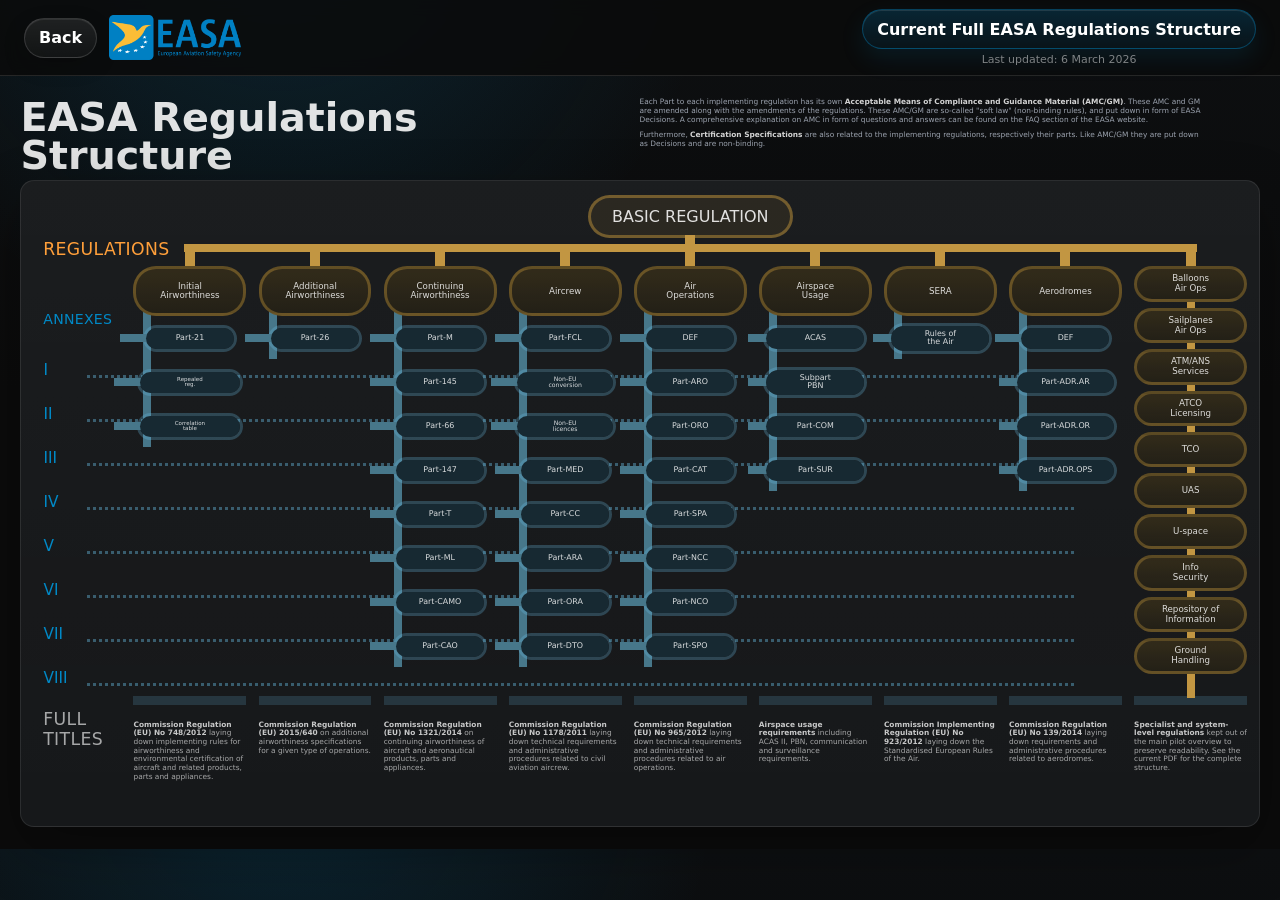
<file: easa-regulations.html>
<!doctype html>
<html lang="en">
<head>
<meta charset="utf-8" />
<meta name="viewport" content="width=device-width,initial-scale=1" />
<title>EASA Regulations Structure Overview</title>
<style>
  :root {
    --bg: #0b0b0b;
    --bg-soft: #141414;
    --card: #111315;
    --text: #fff;
    --muted: #9ca3af;
    --border: #262626;
    --easa-blue: #0089c7;
    --easa-gold: #ffc247;
    --line-blue: #47778a;
    --line-gold: #c29642;
  }

  * { box-sizing: border-box; }

  body {
    margin: 0;
    background:
      radial-gradient(circle at 22% -10%, rgba(0,137,199,.18), transparent 32%),
      linear-gradient(180deg, #0d0f11 0%, var(--bg) 46%);
    color: var(--text);
    font-family: ui-sans-serif, system-ui, -apple-system, Segoe UI, Roboto, Helvetica, Arial;
  }

  .container {
    width: 100%;
    margin: 0 auto;
    padding: 16px 24px;
  }

  .page-shell {
    width: 100%;
    max-width: none;
    padding-inline: clamp(12px, 1.6vw, 24px);
  }

  .topbar {
    position: sticky;
    top: 0;
    z-index: 10;
    border-bottom: 1px solid var(--border);
    background: color-mix(in oklab, var(--bg) 86%, transparent);
    backdrop-filter: blur(8px);
  }

  .topbar .container {
    padding-block: 9px;
  }

  .header {
    display: flex;
    justify-content: space-between;
    align-items: center;
    gap: 14px;
  }

  .header-note {
    max-width: min(44vw, 620px);
    color: var(--muted);
    font-size: clamp(7px, .58vw, 9px);
    line-height: 1.2;
    text-align: left;
  }

  .header-note p {
    margin: 0;
  }

  .header-note p + p {
    margin-top: 6px;
  }

  .header-note strong {
    color: rgba(255,255,255,.82);
  }

  .hstack { display: flex; align-items: center; gap: 12px; }

  .header-resource {
    display: grid;
    justify-items: center;
    gap: 5px;
    text-align: center;
  }

  .button {
    display: inline-flex;
    align-items: center;
    justify-content: center;
    min-height: 40px;
    padding: 9px 14px;
    border: 1px solid rgba(255,255,255,.14);
    border-radius: 999px;
    background: linear-gradient(180deg, rgba(255,255,255,.085), rgba(255,255,255,.035));
    color: inherit;
    font-weight: 700;
    text-decoration: none;
    box-shadow: inset 0 1px 0 rgba(255,255,255,.08), 0 8px 22px rgba(0,0,0,.18);
    transition: transform .14s ease, border-color .14s ease, background .14s ease, box-shadow .14s ease;
  }

  .button:hover {
    transform: translateY(-1px);
    border-color: rgba(255,255,255,.24);
    background: linear-gradient(180deg, rgba(255,255,255,.12), rgba(255,255,255,.055));
    box-shadow: inset 0 1px 0 rgba(255,255,255,.11), 0 12px 28px rgba(0,0,0,.24);
  }

  .button.resource-button {
    border-color: rgba(0,137,199,.38);
    background: linear-gradient(180deg, rgba(0,137,199,.22), rgba(0,137,199,.075));
    box-shadow: inset 0 1px 0 rgba(255,255,255,.1), 0 10px 24px rgba(0,137,199,.12);
  }

  .button.resource-button:hover {
    border-color: rgba(0,137,199,.6);
    background: linear-gradient(180deg, rgba(0,137,199,.3), rgba(0,137,199,.11));
    box-shadow: inset 0 1px 0 rgba(255,255,255,.14), 0 14px 30px rgba(0,137,199,.18);
  }

  .resource-updated {
    color: rgba(255,255,255,.48);
    font-size: 11px;
    line-height: 1.1;
  }

  .badge {
    display: inline-flex;
    align-items: center;
    gap: 6px;
    padding: 6px 10px;
    border: 1px solid rgba(255,255,255,.12);
    border-radius: 999px;
    background: rgba(255,255,255,.04);
    color: var(--muted);
    font-size: 12px;
  }

  .logo-mark {
    width: 132px;
    max-width: 34vw;
    height: auto;
  }

  .page-title {
    display: grid;
    grid-template-columns: minmax(0, 1fr) minmax(420px, 620px);
    align-items: start;
    gap: 20px;
    margin: 6px 0 6px;
  }

  .page-title h1 {
    margin: 0;
    font-size: clamp(28px, 3.1vw, 40px);
    line-height: .96;
    color: rgba(255,255,255,.88);
  }

  .structure-scroll {
    overflow: visible;
    padding-bottom: 6px;
  }

  .structure-board {
    position: relative;
    width: 100%;
    min-width: 0;
    padding: clamp(10px, .9vw, 14px) clamp(8px, .9vw, 18px) clamp(4px, .5vw, 8px) clamp(112px, 7vw, 132px);
    border: 1px solid rgba(255,255,255,.09);
    border-radius: 14px;
    background:
      linear-gradient(180deg, rgba(255,255,255,.045), rgba(255,255,255,.018)),
      var(--card);
    box-shadow: 0 22px 60px rgba(0,0,0,.28);
  }

  .board-head {
    min-height: clamp(12px, 1.2vw, 18px);
  }

  .amc-copy {
    display: none;
    color: rgba(255,255,255,.55);
    font-size: clamp(8px, .72vw, 10px);
    line-height: 1.18;
    max-width: min(46vw, 720px);
  }

  .amc-copy p { margin: 0 0 clamp(4px, .6vw, 8px); }
  .amc-copy strong { color: rgba(255,255,255,.76); }

  .basic-regulation {
    position: relative;
    z-index: 2;
    display: block;
    width: clamp(160px, 16vw, 230px);
    margin: clamp(-14px, -1vw, -8px) auto clamp(24px, 2.2vw, 34px);
    padding: clamp(7px, .7vw, 10px) clamp(10px, 1vw, 16px);
    border: 3px solid rgba(255,194,71,.34);
    border-radius: clamp(20px, 2vw, 28px);
    background: rgba(255,194,71,.07);
    color: rgba(255,255,255,.86);
    font-size: clamp(12px, 1.25vw, 18px);
    text-align: center;
    text-decoration: none;
  }

  a.basic-regulation:hover,
  a.basic-regulation:focus-visible {
    border-color: rgba(255,194,71,.58);
    background: rgba(255,194,71,.12);
    color: #fff;
  }

  .basic-regulation::after {
    content: "";
    position: absolute;
    left: 50%;
    top: 100%;
    width: 10px;
    height: 20px;
    transform: translateX(-50%);
    border-radius: 0;
    background: var(--line-gold);
  }

  .side-label {
    position: absolute;
    left: clamp(20px, 1.7vw, 32px);
    color: var(--easa-blue);
    font-size: clamp(16px, 1.35vw, 24px);
    font-weight: 500;
    letter-spacing: .02em;
  }

  .side-label.regulations { top: 58px; color: #ff9f3a; }
  .side-label.annexes {
    top: 130px;
    font-size: clamp(14px, 1.1vw, 20px);
  }
  .side-label.fulltitles { top: 528px; color: rgba(255,255,255,.62); }

  .annex-row-label {
    position: absolute;
    left: clamp(22px, 1.6vw, 32px);
    color: var(--easa-blue);
    font-size: clamp(13px, 1.2vw, 20px);
  }

  .row-i { top: 180px; }
  .row-ii { top: 224px; }
  .row-iii { top: 268px; }
  .row-iv { top: 312px; }
  .row-v { top: 356px; }
  .row-vi { top: 400px; }
  .row-vii { top: 444px; }
  .row-viii { top: 488px; }

  .reg-grid {
    position: relative;
    display: grid;
    grid-template-columns: repeat(9, minmax(0, 1fr));
    gap: clamp(8px, .95vw, 24px);
    align-items: start;
  }

  .reg-grid::before {
    content: "";
    position: absolute;
    left: 4.5%;
    right: 4.5%;
    top: -22px;
    height: 8px;
    border-radius: 0;
    background: var(--line-gold);
    z-index: 0;
  }

  .reg-column {
    position: relative;
    display: grid;
    grid-template-rows: 50px 372px auto;
    min-width: 0;
  }

  .reg-column::before {
    content: "";
    position: absolute;
    top: -14px;
    left: 50%;
    width: 10px;
    height: 16px;
    transform: translateX(-50%);
    border-radius: 0;
    background: var(--line-gold);
    z-index: 0;
  }

  .reg-card,
  .part-node {
    display: flex;
    align-items: center;
    justify-content: center;
    min-width: 0;
    text-align: center;
    color: rgba(255,255,255,.84);
  }

  .reg-card {
    position: relative;
    z-index: 2;
    min-height: 42px;
    padding: 4px clamp(3px, .42vw, 8px);
    border: 3px solid rgba(255,194,71,.28);
    border-radius: clamp(16px, 1.8vw, 27px);
    background: linear-gradient(180deg, rgba(255,194,71,.1), rgba(255,194,71,.035)), #1b1a15;
    font-size: clamp(7px, .68vw, 11px);
    line-height: 1.12;
    text-decoration: none;
  }

  a.reg-card:hover,
  a.reg-card:focus-visible {
    border-color: rgba(255,194,71,.52);
    background: linear-gradient(180deg, rgba(255,194,71,.16), rgba(255,194,71,.06)), #1b1a15;
    color: #fff;
  }

  .parts {
    position: relative;
    display: grid;
    grid-template-rows: repeat(8, 44px);
    align-items: start;
  }

  .parts::before {
    content: "";
    position: absolute;
    left: 10px;
    top: -12px;
    height: calc(var(--trunk-height, 372px) + 15px);
    width: 8px;
    border-radius: 0;
    background: var(--line-blue);
    z-index: 1;
  }

  .parts.empty::before { display: none; }

  .parts::after {
    content: "";
    position: absolute;
    inset: 54px -16px 0 -228px;
    pointer-events: none;
    background:
      repeating-linear-gradient(
        to bottom,
        transparent 0,
        transparent 100px,
        rgba(104,185,225,.0) 100px,
        rgba(104,185,225,.0) 104px
      );
  }

  .part-node {
    position: relative;
    z-index: 4;
    align-self: center;
    justify-self: center;
    width: min(86%, 94px);
    min-height: clamp(25px, 2.1vw, 33px);
    padding: 4px clamp(2px, .35vw, 6px);
    border: 3px solid rgba(104,185,225,.28);
    border-radius: clamp(16px, 1.8vw, 27px);
    background: transparent;
    font-size: clamp(7px, .62vw, 10px);
    line-height: 1.08;
    cursor: help;
  }

  .part-node > span {
    position: relative;
    z-index: 5;
  }

  .part-node.small {
    font-size: clamp(5.6px, .48vw, 7.2px);
    line-height: 1.02;
    width: min(90%, 102px);
  }

  .part-node.tiny {
    font-size: clamp(5.2px, .43vw, 6.6px);
    line-height: 1.02;
    width: min(94%, 106px);
  }

  .part-node.wide {
    width: min(92%, 112px);
  }

  .part-node::before {
    content: "";
    position: absolute;
    right: calc(100% - 2px);
    top: 50%;
    width: 28px;
    height: 8px;
    transform: translateY(-50%);
    border-radius: 0;
    background: var(--line-blue);
    z-index: 3;
  }

  .part-node.small::before {
    width: 28px;
  }

  .part-node.wide::before {
    width: 20px;
  }

  .part-node::after {
    content: "";
    position: absolute;
    inset: 0;
    border-radius: inherit;
    background: #172932;
    z-index: 4;
  }

  .part-node .tooltip {
    content: attr(data-tooltip);
    position: absolute;
    right: 50%;
    bottom: calc(100% + 10px);
    z-index: 60;
    width: min(220px, 24vw);
    padding: 10px 12px;
    border: 1px solid rgba(104,185,225,.42);
    border-radius: 8px;
    background: rgba(11,15,17,.96);
    box-shadow: 0 16px 34px rgba(0,0,0,.42), inset 0 1px 0 rgba(255,255,255,.07);
    color: rgba(255,255,255,.9);
    font-size: 11px;
    font-weight: 600;
    line-height: 1.28;
    text-align: left;
    white-space: normal;
    display: none;
    opacity: 0;
    pointer-events: none;
    transform: translate(50%, 4px);
    transition: opacity .14s ease, transform .14s ease;
  }

  .part-node:has(.tooltip:hover),
  .part-node:hover,
  .part-node:focus-visible {
    z-index: 80;
  }

  .part-node:hover,
  .part-node:focus-visible {
    border-color: rgba(104,185,225,.56);
    color: #fff;
    outline: none;
  }

  .part-node:hover::after,
  .part-node:focus-visible::after {
    background: #1b3541;
  }

  .part-node:hover .tooltip,
  .part-node:focus-visible .tooltip {
    display: block;
    opacity: 1;
    transform: translate(50%, 0);
  }

  .reg-column:last-child .part-node .tooltip {
    right: 0;
    transform: translate(0, 4px);
  }

  .reg-column:last-child .part-node:hover .tooltip,
  .reg-column:last-child .part-node:focus-visible .tooltip {
    transform: translate(0, 0);
  }

  .part-node[data-row="1"] { grid-row: 1; }
  .part-node[data-row="2"] { grid-row: 2; }
  .part-node[data-row="3"] { grid-row: 3; }
  .part-node[data-row="4"] { grid-row: 4; }
  .part-node[data-row="5"] { grid-row: 5; }
  .part-node[data-row="6"] { grid-row: 6; }
  .part-node[data-row="7"] { grid-row: 7; }
  .part-node[data-row="8"] { grid-row: 8; }

  .additional-regs {
    position: relative;
  }

  .additional-regs::after {
    content: "";
    position: absolute;
    left: 50%;
    top: -14px;
    width: 8px;
    height: 446px;
    transform: translateX(-50%);
    background: var(--line-gold);
    z-index: 0;
  }

  .reg-stack {
    grid-row: 1 / 3;
    display: grid;
    align-content: start;
    gap: 6px;
    padding-top: 0;
  }

  .reg-stack-card {
    position: relative;
    z-index: 2;
    display: flex;
    align-items: center;
    justify-content: center;
    min-height: 35px;
    padding: 5px 7px;
    border: 3px solid rgba(255,194,71,.25);
    border-radius: clamp(15px, 1.6vw, 24px);
    background: linear-gradient(180deg, rgba(255,194,71,.1), rgba(255,194,71,.035)), #1b1a15;
    color: rgba(255,255,255,.84);
    font-size: clamp(7px, .68vw, 11px);
    line-height: 1.12;
    text-align: center;
    text-decoration: none;
    cursor: pointer;
  }

  .reg-stack-card:hover,
  .reg-stack-card:focus-visible {
    z-index: 80;
    border-color: rgba(255,194,71,.52);
    background: linear-gradient(180deg, rgba(255,194,71,.16), rgba(255,194,71,.06)), #1b1a15;
    color: #fff;
    outline: none;
  }

  .reg-stack-card > span:first-child {
    position: relative;
    z-index: 2;
  }

  .reg-stack-card .reg-tooltip {
    display: none;
    position: absolute;
    right: calc(100% + 12px);
    top: 50%;
    z-index: 90;
    width: min(360px, 27vw);
    max-height: min(360px, 72vh);
    overflow: auto;
    padding: 10px 12px;
    border: 1px solid rgba(255,194,71,.42);
    border-radius: 8px;
    background: rgba(11,15,17,.97);
    box-shadow: 0 16px 34px rgba(0,0,0,.42), inset 0 1px 0 rgba(255,255,255,.07);
    color: rgba(255,255,255,.9);
    font-size: 11px;
    line-height: 1.24;
    text-align: left;
    transform: translate(4px, -50%);
    pointer-events: none;
  }

  .reg-tooltip strong {
    display: block;
    margin-bottom: 5px;
    color: #fff;
  }

  .reg-tooltip ul {
    margin: 0;
    padding-left: 16px;
  }

  .reg-tooltip li + li {
    margin-top: 3px;
  }

  .reg-stack-card:hover .reg-tooltip,
  .reg-stack-card:focus-visible .reg-tooltip {
    display: block;
  }

  .reg-stack-card:nth-last-child(-n+2) .reg-tooltip {
    top: auto;
    bottom: 0;
    transform: translate(4px, 0);
  }

  .additional-regs .full-title {
    grid-row: 3;
  }

  .full-title {
    min-height: 116px;
    padding-top: 16px;
    border-top: 9px solid rgba(104,185,225,.18);
    color: rgba(255,255,255,.62);
    font-size: clamp(6.8px, .58vw, 9.5px);
    line-height: 1.16;
  }

  .full-title strong {
    color: rgba(255,255,255,.76);
    font-weight: 800;
  }

  .annex-rule {
    position: absolute;
    left: 66px;
    right: calc(12% + 36px);
    height: 0;
    border-top: 3px dotted rgba(104,185,225,.42);
  }

  .rule-1 { top: 194px; }
  .rule-2 { top: 238px; }
  .rule-3 { top: 282px; }
  .rule-4 { top: 326px; }
  .rule-5 { top: 370px; }
  .rule-6 { top: 414px; }
  .rule-7 { top: 458px; }
  .rule-8 { top: 502px; }

  .mobile-structure {
    display: none;
    gap: 12px;
  }

  .mobile-card {
    padding: 14px;
    border: 1px solid rgba(255,255,255,.09);
    border-radius: 12px;
    background: rgba(255,255,255,.035);
  }

  .mobile-card h3 {
    margin: 0 0 10px;
    font-size: 18px;
  }

  .mobile-card ul {
    margin: 0;
    padding-left: 18px;
    color: var(--muted);
  }

  .mobile-card li { margin: 5px 0; }

  @media (max-width: 900px) {
    .container { padding: 12px 14px; }
    .header {
      align-items: flex-start;
      flex-direction: column;
    }

    .header-resource {
      justify-items: start;
      text-align: left;
    }

    .header-note {
      max-width: 100%;
      text-align: left;
      font-size: 11px;
    }

    .page-title {
      grid-template-columns: 1fr;
      gap: 8px;
      margin-top: 18px;
    }

    .page-title h1 {
      font-size: 42px;
    }
  }

  @media (max-width: 980px) {
    .structure-scroll { display: none; }
    .mobile-structure { display: grid; }
  }
</style>
</head>
<body>
  <div class="topbar">
    <div class="container header">
      <div class="hstack">
        <a class="button" href="index.html">Back</a>
        <img class="logo-mark" src="assets/easa-logo.png" alt="EASA logo" />
      </div>
      <div class="header-resource">
        <a class="button resource-button" href="assets/easa-structure-2026-03-06.pdf" target="_blank" rel="noopener noreferrer">Current Full EASA Regulations Structure</a>
        <span class="resource-updated">Last updated: 6 March 2026</span>
      </div>
    </div>
  </div>

  <main class="container page-shell">
    <section class="page-title" aria-labelledby="pageTitle">
      <h1 id="pageTitle">EASA Regulations Structure</h1>
      <div class="header-note">
        <p>Each Part to each implementing regulation has its own <strong>Acceptable Means of Compliance and Guidance Material (AMC/GM)</strong>. These AMC and GM are amended along with the amendments of the regulations. These AMC/GM are so-called "soft law" (non-binding rules), and put down in form of EASA Decisions. A comprehensive explanation on AMC in form of questions and answers can be found on the FAQ section of the EASA website.</p>
        <p>Furthermore, <strong>Certification Specifications</strong> are also related to the implementing regulations, respectively their parts. Like AMC/GM they are put down as Decisions and are non-binding.</p>
      </div>
    </section>

    <section class="structure-scroll" aria-label="Wide EASA regulations structure diagram">
      <div class="structure-board">
        <div class="annex-rule rule-1"></div>
        <div class="annex-rule rule-2"></div>
        <div class="annex-rule rule-3"></div>
        <div class="annex-rule rule-4"></div>
        <div class="annex-rule rule-5"></div>
        <div class="annex-rule rule-6"></div>
        <div class="annex-rule rule-7"></div>
        <div class="annex-rule rule-8"></div>

        <div class="side-label regulations">REGULATIONS</div>
        <div class="side-label annexes">ANNEXES</div>
        <div class="side-label fulltitles">FULL<br />TITLES</div>
        <div class="annex-row-label row-i">I</div>
        <div class="annex-row-label row-ii">II</div>
        <div class="annex-row-label row-iii">III</div>
        <div class="annex-row-label row-iv">IV</div>
        <div class="annex-row-label row-v">V</div>
        <div class="annex-row-label row-vi">VI</div>
        <div class="annex-row-label row-vii">VII</div>
        <div class="annex-row-label row-viii">VIII</div>

        <div class="board-head">
          <div class="amc-copy">
            <p>Each Part to each implementing regulation has its own <strong>Acceptable Means of Compliance and Guidance Material (AMC/GM)</strong>. These AMC and GM are amended along with the amendments of the regulations.</p>
            <p>Furthermore, <strong>Certification Specifications</strong> are also related to the implementing regulations, respectively their parts.</p>
          </div>
        </div>

        <a class="basic-regulation" href="https://www.easa.europa.eu/en/document-library/easy-access-rules/easy-access-rules-basic-regulation-regulation-eu-20181139" target="_blank" rel="noopener noreferrer" aria-label="Open EASA Easy Access Rules for Basic Regulation">BASIC REGULATION</a>

        <div class="reg-grid">
          <section class="reg-column">
            <a class="reg-card" href="https://www.easa.europa.eu/en/document-library/easy-access-rules/easy-access-rules-initial-airworthiness-and-environmental" target="_blank" rel="noopener noreferrer" aria-label="Open EASA Easy Access Rules for Initial Airworthiness and Environmental Protection">Initial<br />Airworthiness</a>
            <div class="parts" style="--trunk-height:128px">
              <span class="part-node" data-row="1" data-regulation="part-21" data-tooltip="Part-21: certification of aircraft, products, parts and appliances. Annex I covers design and production organisation requirements." tabindex="0"><span>Part-21</span><span class="tooltip">Part-21: certification of aircraft, products, parts and appliances. Annex I covers design and production organisation requirements.</span></span>
              <span class="part-node tiny" data-row="2" data-regulation="initial-repealed-regulation" data-tooltip="Annex II: repealed regulation and list of amendments for the Initial Airworthiness regulation." tabindex="0"><span>Repealed<br />reg.</span><span class="tooltip">Annex II: repealed regulation and list of amendments for the Initial Airworthiness regulation.</span></span>
              <span class="part-node tiny" data-row="3" data-regulation="initial-correlation-table" data-tooltip="Annex III: correlation table linking the old and new Initial Airworthiness provisions." tabindex="0"><span>Correlation<br />table</span><span class="tooltip">Annex III: correlation table linking the old and new Initial Airworthiness provisions.</span></span>
            </div>
            <p class="full-title"><strong>Commission Regulation (EU) No 748/2012</strong> laying down implementing rules for airworthiness and environmental certification of aircraft and related products, parts and appliances.</p>
          </section>

          <section class="reg-column">
            <a class="reg-card" href="https://www.easa.europa.eu/en/document-library/easy-access-rules/easy-access-rules-additional-airworthiness-specifications-2" target="_blank" rel="noopener noreferrer" aria-label="Open EASA Easy Access Rules for Additional Airworthiness Specifications">Additional<br />Airworthiness</a>
            <div class="parts" style="--trunk-height:40px">
              <span class="part-node" data-row="1" data-regulation="part-26" data-tooltip="Part-26: additional airworthiness specifications for operations. Annex I covers extra airworthiness specifications for certain operational contexts." tabindex="0"><span>Part-26</span><span class="tooltip">Part-26: additional airworthiness specifications for operations. Annex I covers extra airworthiness specifications for certain operational contexts.</span></span>
            </div>
            <p class="full-title"><strong>Commission Regulation (EU) 2015/640</strong> on additional airworthiness specifications for a given type of operations.</p>
          </section>

          <section class="reg-column">
            <a class="reg-card" href="https://www.easa.europa.eu/en/document-library/easy-access-rules/easy-access-rules-continuing-airworthiness" target="_blank" rel="noopener noreferrer" aria-label="Open EASA Easy Access Rules for Continuing Airworthiness">Continuing<br />Airworthiness</a>
            <div class="parts" style="--trunk-height:348px">
              <span class="part-node" data-row="1" data-regulation="part-m" data-tooltip="Part-M: continuing airworthiness. Annex I covers aircraft continuing airworthiness requirements." tabindex="0"><span>Part-M</span><span class="tooltip">Part-M: continuing airworthiness. Annex I covers aircraft continuing airworthiness requirements.</span></span>
              <span class="part-node" data-row="2" data-regulation="part-145" data-tooltip="Part-145: approved maintenance organisations. Annex II covers maintenance organisation approval requirements." tabindex="0"><span>Part-145</span><span class="tooltip">Part-145: approved maintenance organisations. Annex II covers maintenance organisation approval requirements.</span></span>
              <span class="part-node" data-row="3" data-regulation="part-66" data-tooltip="Part-66: aircraft maintenance licence. Annex III covers certifying staff licensing requirements." tabindex="0"><span>Part-66</span><span class="tooltip">Part-66: aircraft maintenance licence. Annex III covers certifying staff licensing requirements.</span></span>
              <span class="part-node" data-row="4" data-regulation="part-147" data-tooltip="Part-147: maintenance training organisations. Annex IV covers training organisation approval requirements." tabindex="0"><span>Part-147</span><span class="tooltip">Part-147: maintenance training organisations. Annex IV covers training organisation approval requirements.</span></span>
              <span class="part-node" data-row="5" data-regulation="part-t" data-tooltip="Part-T: continuing airworthiness requirements for certain third-country registered aircraft. Annex Va in Regulation (EU) 1321/2014." tabindex="0"><span>Part-T</span><span class="tooltip">Part-T: continuing airworthiness requirements for certain third-country registered aircraft. Annex Va in Regulation (EU) 1321/2014.</span></span>
              <span class="part-node" data-row="6" data-regulation="part-ml" data-tooltip="Part-ML: light aircraft continuing airworthiness. Annex Vb is especially relevant to many private and training aircraft." tabindex="0"><span>Part-ML</span><span class="tooltip">Part-ML: light aircraft continuing airworthiness. Annex Vb is especially relevant to many private and training aircraft.</span></span>
              <span class="part-node" data-row="7" data-regulation="part-camo" data-tooltip="Part-CAMO: Continuing Airworthiness Management Organisations. Annex Vc covers CAMO requirements." tabindex="0"><span>Part-CAMO</span><span class="tooltip">Part-CAMO: Continuing Airworthiness Management Organisations. Annex Vc covers CAMO requirements.</span></span>
              <span class="part-node" data-row="8" data-regulation="part-cao" data-tooltip="Part-CAO: Combined Airworthiness Organisations. Annex Vd covers combined maintenance and airworthiness organisations." tabindex="0"><span>Part-CAO</span><span class="tooltip">Part-CAO: Combined Airworthiness Organisations. Annex Vd covers combined maintenance and airworthiness organisations.</span></span>
            </div>
            <p class="full-title"><strong>Commission Regulation (EU) No 1321/2014</strong> on continuing airworthiness of aircraft and aeronautical products, parts and appliances.</p>
          </section>

          <section class="reg-column">
            <a class="reg-card" href="https://www.easa.europa.eu/en/document-library/easy-access-rules/easy-access-rules-aircrew-regulation-eu-no-11782011" target="_blank" rel="noopener noreferrer" aria-label="Open EASA Easy Access Rules for Aircrew">Aircrew</a>
            <div class="parts" style="--trunk-height:348px">
              <span class="part-node" data-row="1" data-regulation="part-fcl" data-tooltip="Part-FCL: Flight Crew Licensing. Annex I covers licensing requirements for pilots and other flight crew." tabindex="0"><span>Part-FCL</span><span class="tooltip">Part-FCL: Flight Crew Licensing. Annex I covers licensing requirements for pilots and other flight crew.</span></span>
              <span class="part-node small" data-row="2" data-regulation="non-eu-license-conversion" data-tooltip="Annex II: conversion of non-EU licences into the EASA licensing system." tabindex="0"><span>Non-EU<br />conversion</span><span class="tooltip">Annex II: conversion of non-EU licences into the EASA licensing system.</span></span>
              <span class="part-node small" data-row="3" data-regulation="non-eu-state-licenses" data-tooltip="Annex III: licences of non-EU states. Covers acceptance and validation of third-country licences." tabindex="0"><span>Non-EU<br />licences</span><span class="tooltip">Annex III: licences of non-EU states. Covers acceptance and validation of third-country licences.</span></span>
              <span class="part-node" data-row="4" data-regulation="part-med" data-tooltip="Part-MED: Medical requirements. Annex IV covers medical fitness rules for flight crew and cabin crew." tabindex="0"><span>Part-MED</span><span class="tooltip">Part-MED: Medical requirements. Annex IV covers medical fitness rules for flight crew and cabin crew.</span></span>
              <span class="part-node" data-row="5" data-regulation="part-cc" data-tooltip="Part-CC: Cabin Crew. Annex V covers cabin crew attestation and qualification requirements." tabindex="0"><span>Part-CC</span><span class="tooltip">Part-CC: Cabin Crew. Annex V covers cabin crew attestation and qualification requirements.</span></span>
              <span class="part-node" data-row="6" data-regulation="part-ara" data-tooltip="Part-ARA: Authority Requirements for Aircrew. Annex VI covers competent authority oversight requirements." tabindex="0"><span>Part-ARA</span><span class="tooltip">Part-ARA: Authority Requirements for Aircrew. Annex VI covers competent authority oversight requirements.</span></span>
              <span class="part-node" data-row="7" data-regulation="part-ora" data-tooltip="Part-ORA: Organisation Requirements for Aircrew. Annex VII covers approved training and aero-medical organisations." tabindex="0"><span>Part-ORA</span><span class="tooltip">Part-ORA: Organisation Requirements for Aircrew. Annex VII covers approved training and aero-medical organisations.</span></span>
              <span class="part-node" data-row="8" data-regulation="part-dto" data-tooltip="Part-DTO: Declared Training Organisations. Annex VIII covers DTO requirements for pilot training." tabindex="0"><span>Part-DTO</span><span class="tooltip">Part-DTO: Declared Training Organisations. Annex VIII covers DTO requirements for pilot training.</span></span>
            </div>
            <p class="full-title"><strong>Commission Regulation (EU) No 1178/2011</strong> laying down technical requirements and administrative procedures related to civil aviation aircrew.</p>
          </section>

          <section class="reg-column">
            <a class="reg-card" href="https://www.easa.europa.eu/en/document-library/easy-access-rules/easy-access-rules-air-operations" target="_blank" rel="noopener noreferrer" aria-label="Open EASA Easy Access Rules for Air Operations">Air<br />Operations</a>
            <div class="parts" style="--trunk-height:348px">
              <span class="part-node" data-row="1" data-regulation="air-ops-def" data-tooltip="Definitions. Annex I defines terms used throughout the Air Operations regulation." tabindex="0"><span>DEF</span><span class="tooltip">Definitions. Annex I defines terms used throughout the Air Operations regulation.</span></span>
              <span class="part-node" data-row="2" data-regulation="part-aro" data-tooltip="Part-ARO: Authority Requirements for Air Operations. Annex II covers oversight and certification by authorities." tabindex="0"><span>Part-ARO</span><span class="tooltip">Part-ARO: Authority Requirements for Air Operations. Annex II covers oversight and certification by authorities.</span></span>
              <span class="part-node" data-row="3" data-regulation="part-oro" data-tooltip="Part-ORO: Organisation Requirements for Air Operations. Annex III covers operator organisation requirements." tabindex="0"><span>Part-ORO</span><span class="tooltip">Part-ORO: Organisation Requirements for Air Operations. Annex III covers operator organisation requirements.</span></span>
              <span class="part-node" data-row="4" data-regulation="part-cat" data-tooltip="Part-CAT: Commercial Air Transport. Annex IV covers commercial air transport operating requirements." tabindex="0"><span>Part-CAT</span><span class="tooltip">Part-CAT: Commercial Air Transport. Annex IV covers commercial air transport operating requirements.</span></span>
              <span class="part-node" data-row="5" data-regulation="part-spa" data-tooltip="Part-SPA: Specific Approvals. Annex V covers operations requiring special approval." tabindex="0"><span>Part-SPA</span><span class="tooltip">Part-SPA: Specific Approvals. Annex V covers operations requiring special approval.</span></span>
              <span class="part-node" data-row="6" data-regulation="part-ncc" data-tooltip="Part-NCC: non-commercial operations with complex motor-powered aircraft. Annex VI." tabindex="0"><span>Part-NCC</span><span class="tooltip">Part-NCC: non-commercial operations with complex motor-powered aircraft. Annex VI.</span></span>
              <span class="part-node" data-row="7" data-regulation="part-nco" data-tooltip="Part-NCO: non-commercial operations with other-than-complex aircraft. Annex VII." tabindex="0"><span>Part-NCO</span><span class="tooltip">Part-NCO: non-commercial operations with other-than-complex aircraft. Annex VII.</span></span>
              <span class="part-node" data-row="8" data-regulation="part-spo" data-tooltip="Part-SPO: specialised operations. Annex VIII covers aerial work and other specialised operations." tabindex="0"><span>Part-SPO</span><span class="tooltip">Part-SPO: specialised operations. Annex VIII covers aerial work and other specialised operations.</span></span>
            </div>
            <p class="full-title"><strong>Commission Regulation (EU) No 965/2012</strong> laying down technical requirements and administrative procedures related to air operations.</p>
          </section>

          <section class="reg-column">
            <a class="reg-card" href="https://www.easa.europa.eu/en/document-library/easy-access-rules/easy-access-rules-airborne-communications-navigation-and" target="_blank" rel="noopener noreferrer" aria-label="Open EASA Easy Access Rules for Airspace Usage">Airspace<br />Usage</a>
            <div class="parts" style="--trunk-height:172px">
              <span class="part-node wide" data-row="1" data-regulation="part-acas" data-tooltip="ACAS: Airborne Collision Avoidance System requirements under Regulation (EU) 1332/2011." tabindex="0"><span>ACAS</span><span class="tooltip">ACAS: Airborne Collision Avoidance System requirements under Regulation (EU) 1332/2011.</span></span>
              <span class="part-node wide" data-row="2" data-regulation="subpart-pbn" data-tooltip="Subpart PBN: Performance Based Navigation requirements under Regulation (EU) 2018/1048." tabindex="0"><span>Subpart<br />PBN</span><span class="tooltip">Subpart PBN: Performance Based Navigation requirements under Regulation (EU) 2018/1048.</span></span>
              <span class="part-node wide" data-row="3" data-regulation="part-com" data-tooltip="Part-COM: communication requirements introduced in the airspace usage structure." tabindex="0"><span>Part-COM</span><span class="tooltip">Part-COM: communication requirements introduced in the airspace usage structure.</span></span>
              <span class="part-node wide" data-row="4" data-regulation="part-sur" data-tooltip="Part-SUR: surveillance requirements introduced in the airspace usage structure." tabindex="0"><span>Part-SUR</span><span class="tooltip">Part-SUR: surveillance requirements introduced in the airspace usage structure.</span></span>
            </div>
            <p class="full-title"><strong>Airspace usage requirements</strong> including ACAS II, PBN, communication and surveillance requirements.</p>
          </section>

          <section class="reg-column">
            <a class="reg-card" href="https://www.easa.europa.eu/en/document-library/easy-access-rules/easy-access-rules-standardised-european-rules-air" target="_blank" rel="noopener noreferrer" aria-label="Open EASA Easy Access Rules for Standardised European Rules of the Air">SERA</a>
            <div class="parts" style="--trunk-height:40px">
              <span class="part-node wide" data-row="1" data-regulation="rules-of-the-air" data-tooltip="SERA: Standardised European Rules of the Air. The annex contains the common European rules of the air." tabindex="0"><span>Rules of<br />the Air</span><span class="tooltip">SERA: Standardised European Rules of the Air. The annex contains the common European rules of the air.</span></span>
            </div>
            <p class="full-title"><strong>Commission Implementing Regulation (EU) No 923/2012</strong> laying down the Standardised European Rules of the Air.</p>
          </section>

          <section class="reg-column">
            <a class="reg-card" href="https://www.easa.europa.eu/en/document-library/easy-access-rules/easy-access-rules-aerodromes" target="_blank" rel="noopener noreferrer" aria-label="Open EASA Easy Access Rules for Aerodromes">Aerodromes</a>
            <div class="parts" style="--trunk-height:172px">
              <span class="part-node" data-row="1" data-regulation="aerodromes-def" data-tooltip="Definitions. Annex I defines terms used throughout the Aerodromes regulation." tabindex="0"><span>DEF</span><span class="tooltip">Definitions. Annex I defines terms used throughout the Aerodromes regulation.</span></span>
              <span class="part-node wide" data-row="2" data-regulation="part-adr-ar" data-tooltip="Part-ADR.AR: Authority Requirements for Aerodromes. Annex II covers competent authority oversight requirements." tabindex="0"><span>Part-ADR.AR</span><span class="tooltip">Part-ADR.AR: Authority Requirements for Aerodromes. Annex II covers competent authority oversight requirements.</span></span>
              <span class="part-node wide" data-row="3" data-regulation="part-adr-or" data-tooltip="Part-ADR.OR: Organisation Requirements for Aerodromes. Annex III covers aerodrome operator requirements." tabindex="0"><span>Part-ADR.OR</span><span class="tooltip">Part-ADR.OR: Organisation Requirements for Aerodromes. Annex III covers aerodrome operator requirements.</span></span>
              <span class="part-node wide" data-row="4" data-regulation="part-adr-ops" data-tooltip="Part-ADR.OPS: Aerodrome Operations. Annex IV covers operational requirements for aerodromes." tabindex="0"><span>Part-ADR.OPS</span><span class="tooltip">Part-ADR.OPS: Aerodrome Operations. Annex IV covers operational requirements for aerodromes.</span></span>
            </div>
            <p class="full-title"><strong>Commission Regulation (EU) No 139/2014</strong> laying down requirements and administrative procedures related to aerodromes.</p>
          </section>

          <section class="reg-column additional-regs">
            <div class="reg-stack" aria-label="Additional regulations shown without annex detail">
              <a class="reg-stack-card" href="https://www.easa.europa.eu/en/document-library/easy-access-rules/easy-access-rules-balloons" target="_blank" rel="noopener noreferrer" aria-label="Open EASA Easy Access Rules for Balloons Air Operations">
                <span>Balloons<br />Air Ops</span>
                <span class="reg-tooltip"><strong>Balloons - Air Operations<br />IR: (EU) 2018/395</strong><ul><li>Annex I: Part-DEF</li><li>Annex II: Part-BOP</li><li>Annex III: Part-BFCL</li></ul></span>
              </a>
              <a class="reg-stack-card" href="https://www.easa.europa.eu/en/document-library/easy-access-rules/easy-access-rules-sailplanes" target="_blank" rel="noopener noreferrer" aria-label="Open EASA Easy Access Rules for Sailplanes Air Operations">
                <span>Sailplanes<br />Air Ops</span>
                <span class="reg-tooltip"><strong>Sailplanes - Air Operations<br />IR: (EU) 2018/1976</strong><ul><li>Annex I: Part-DEF</li><li>Annex II: Part-SAO</li><li>Annex III: Part-SFCL</li></ul></span>
              </a>
              <a class="reg-stack-card" href="https://www.easa.europa.eu/en/document-library/easy-access-rules/easy-access-rules-air-traffic-managementair-navigation-services-provision-services" target="_blank" rel="noopener noreferrer" aria-label="Open EASA Easy Access Rules for ATM/ANS Services">
                <span>ATM/ANS<br />Services</span>
                <span class="reg-tooltip"><strong>ATM/ANS - Provision of Services<br />IR: (EU) 2017/373</strong><ul><li>Annex I: Definitions</li><li>Annex II: Part-ATM/ANS.AR</li><li>Annex III: Part-ATM/ANS.OR</li><li>Annex IV: Part-ATS</li><li>Annex V: Part-MET</li><li>Annex VI: Part-AIS</li><li>Annex VII: Part-DAT</li><li>Annex VIII: Part-CNS</li><li>Annex IX: Part-ATFM</li><li>Annex X: Part-ASM</li><li>Annex XI: Part-FPD</li><li>Annex XII: Part-NM</li><li>Annex XIII: Part-PERS</li></ul></span>
              </a>
              <a class="reg-stack-card" href="https://www.easa.europa.eu/en/document-library/easy-access-rules/easy-access-rules-air-traffic-controllers-licensing-and" target="_blank" rel="noopener noreferrer" aria-label="Open EASA Easy Access Rules for ATCO Licensing">
                <span>ATCO<br />Licensing</span>
                <span class="reg-tooltip"><strong>Air Traffic Controllers (ATCO)<br />IR: (EU) 2015/340</strong><ul><li>Annex I: Part ATCO</li><li>Annex II: Part ATCO.AR</li><li>Annex III: Part ATCO.OR</li><li>Annex IV: Part ATCO.MED</li></ul></span>
              </a>
              <a class="reg-stack-card" href="https://www.easa.europa.eu/en/document-library/easy-access-rules/easy-access-rules-third-country-operators" target="_blank" rel="noopener noreferrer" aria-label="Open EASA Easy Access Rules for Third Country Operators">
                <span>TCO</span>
                <span class="reg-tooltip"><strong>Third Country Operators (TCO)<br />IR: (EU) No 452/2014</strong><ul><li>Annex I: Part-TCO</li><li>Annex II: Part-ART</li></ul></span>
              </a>
              <a class="reg-stack-card" href="https://www.easa.europa.eu/en/document-library/easy-access-rules/easy-access-rules-unmanned-aircraft-systems" target="_blank" rel="noopener noreferrer" aria-label="Open EASA Easy Access Rules for Unmanned Aircraft Systems">
                <span>UAS</span>
                <span class="reg-tooltip"><strong>Unmanned Aircraft Systems (UAS)</strong><ul><li>DR: (EU) 2019/945 - Annex</li><li>IR: (EU) 2019/947 - UAS operations in the Open and Specific categories</li></ul></span>
              </a>
              <a class="reg-stack-card" href="https://www.easa.europa.eu/en/document-library/easy-access-rules/easy-access-rules-u-space-regulation-eu-2021664" target="_blank" rel="noopener noreferrer" aria-label="Open EASA Easy Access Rules for U-space">
                <span>U-space</span>
                <span class="reg-tooltip"><strong>Regulatory Framework for the U-space<br />IR: (EU) 2021/664</strong><ul><li>Annex I: Capabilities, performance requirements, operational conditions and airspace constraints</li><li>Annex II: Publication of common information</li><li>Annex III: Data quality, data latency and data protection requirements</li><li>Annex IV: UAS flight authorisation request</li><li>Annex V: Exchange of operational data and information</li><li>Annex VI: Certificate for U-space service provider</li><li>Annex VII: Certificate for single common information service provider</li></ul></span>
              </a>
              <a class="reg-stack-card" href="https://www.easa.europa.eu/en/document-library/easy-access-rules/easy-access-rules-information-security-regulations-eu-2023203-and-20221645" target="_blank" rel="noopener noreferrer" aria-label="Open EASA Easy Access Rules for Information Security">
                <span>Info<br />Security</span>
                <span class="reg-tooltip"><strong>Information Security (IS)</strong><ul><li>DA: (EU) 2022/1645 - Annex: Part-IS.D.OR</li><li>IR: (EU) 2023/203 - Annex I: Part-IS.AR</li><li>IR: (EU) 2023/203 - Annex II: Part-IS.I.OR</li></ul></span>
              </a>
              <a class="reg-stack-card" href="https://www.easa.europa.eu/en/regulations/repository-information" target="_blank" rel="noopener noreferrer" aria-label="Open EASA regulations page for Repository of Information">
                <span>Repository of<br />Information</span>
                <span class="reg-tooltip"><strong>Repository of Information<br />IR: (EU) 2023/2117</strong><ul><li>Annex I: List of Information object</li><li>Annex II: Classification of the information</li></ul></span>
              </a>
              <a class="reg-stack-card" href="https://www.easa.europa.eu/en/regulations/ground-handling" target="_blank" rel="noopener noreferrer" aria-label="Open EASA regulations page for Ground Handling">
                <span>Ground<br />Handling</span>
                <span class="reg-tooltip"><strong>Ground Handling</strong><ul><li>DA: (EU) 2025/20 - Annex I: PART-ORGH</li><li>DA: (EU) 2025/20 - Annex II: PART-GH.OPS</li><li>IR: (EU) 2025/23 - Annex: PART-ARGH</li></ul></span>
              </a>
            </div>
            <p class="full-title"><strong>Specialist and system-level regulations</strong> kept out of the main pilot overview to preserve readability. See the current PDF for the complete structure.</p>
          </section>
        </div>
      </div>
    </section>

    <section class="mobile-structure" aria-label="Mobile EASA regulations structure summary">
      <div class="mobile-card"><h3>Initial Airworthiness</h3><ul><li>Part-21</li><li>Repealed regulation/list of amendments</li><li>Correlation table</li></ul></div>
      <div class="mobile-card"><h3>Additional Airworthiness</h3><ul><li>Part-26</li></ul></div>
      <div class="mobile-card"><h3>Continuing Airworthiness</h3><ul><li>Part-M</li><li>Part-145</li><li>Part-66</li><li>Part-147</li><li>Part-T</li><li>Part-ML</li><li>Part-CAMO</li><li>Part-CAO</li></ul></div>
      <div class="mobile-card"><h3>Aircrew</h3><ul><li>Part-FCL</li><li>Non-EU licence conversion</li><li>Non-EU state licences</li><li>Part-MED</li><li>Part-CC</li><li>Part-ARA</li><li>Part-ORA</li><li>Part-DTO</li></ul></div>
      <div class="mobile-card"><h3>Air Operations</h3><ul><li>DEF</li><li>Part-ARO</li><li>Part-ORO</li><li>Part-CAT</li><li>Part-SPA</li><li>Part-NCC</li><li>Part-NCO</li><li>Part-SPO</li></ul></div>
      <div class="mobile-card"><h3>Airspace Usage</h3><ul><li>ACAS</li><li>Subpart PBN</li><li>Part-COM</li><li>Part-SUR</li></ul></div>
      <div class="mobile-card"><h3>SERA</h3><ul><li>Rules of the Air</li></ul></div>
      <div class="mobile-card"><h3>Aerodromes</h3><ul><li>DEF</li><li>Part-ADR.AR</li><li>Part-ADR.OR</li><li>Part-ADR.OPS</li></ul></div>
      <div class="mobile-card"><h3>Additional EASA Regulations</h3><ul><li>Balloons Air Ops</li><li>Sailplanes Air Ops</li><li>ATM/ANS Services</li><li>ATCO Licensing</li><li>TCO</li><li>UAS</li><li>U-space</li><li>Information Security</li><li>Repository of Information</li><li>Ground Handling</li></ul></div>
    </section>
  </main>
</body>
</html>
</file>
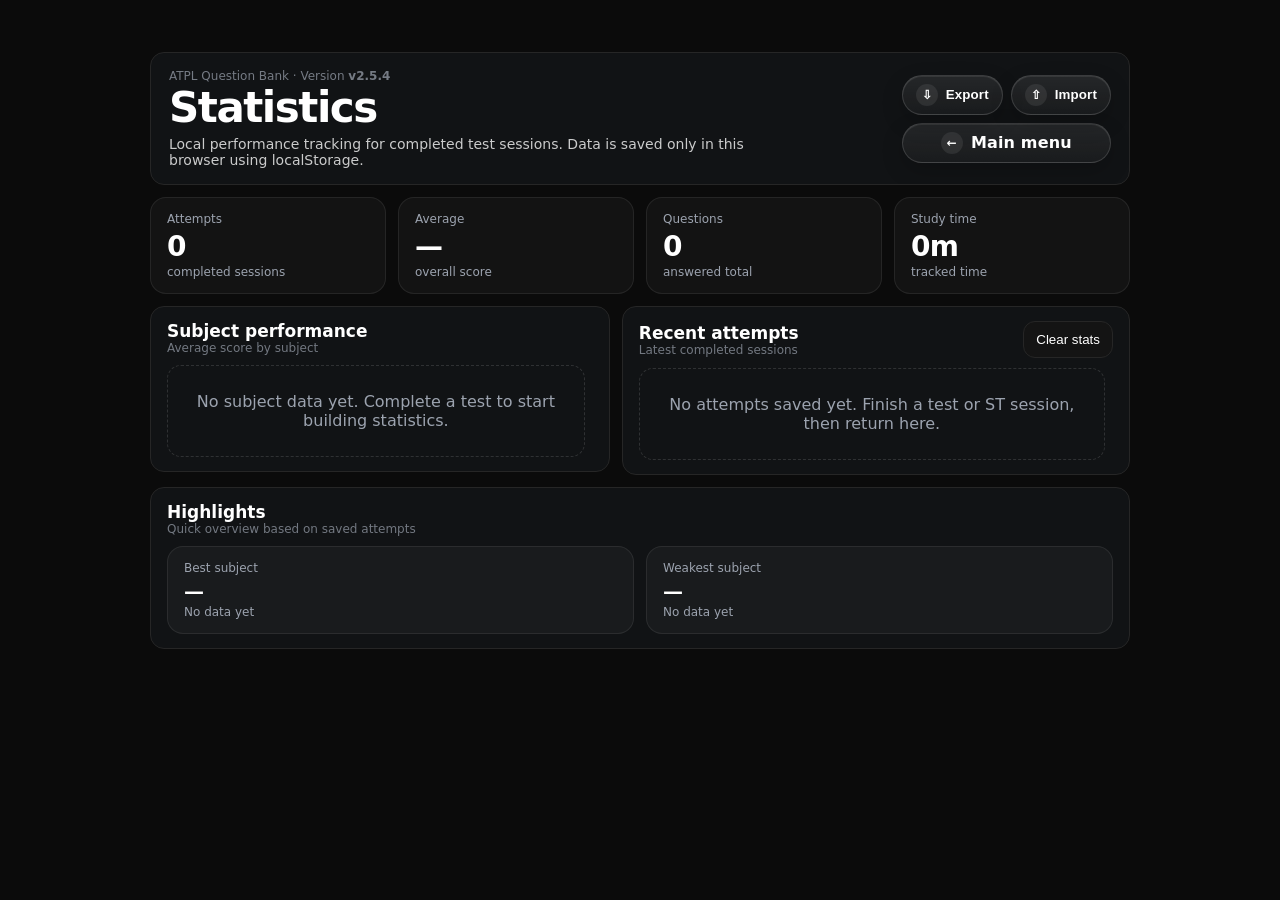
<file: stats.html>
<!doctype html>
<html lang="en">
<head>
  <meta charset="utf-8" />
  <meta name="viewport" content="width=device-width,initial-scale=1" />
  <title>ATPL Question Bank · Statistics</title>
  <style id="hide-score-remaining">
  #score,
  #remain,
  #qScoreLive,
  #qRemaining {
    display: none !important;
  }
</style>
<style>
  :root{--bg:#0b0b0b;--bg-soft:#141414;--card:#111315;--text:#fff;--muted:#9ca3af;--border:#262626;--ok:#22c55e;--bad:#ef4444;--flag:#f59e0b;--answered-exam:#6b7280;--qbox-bg:#e9f6fb;--qbox-text:#0b0b0b;}
  body.light{--bg:#f6f7f9;--bg-soft:#fff;--card:#fff;--text:#0b0b0b;--muted:#4b5563;--border:#e5e7eb;--answered-exam:#9ca3af;}
  *{box-sizing:border-box} body{margin:0;background:var(--bg);color:var(--text);font-family:ui-sans-serif,system-ui,-apple-system,Segoe UI,Roboto,Helvetica,Arial}
  .container{max-width:1280px;margin:0 auto;padding:16px 24px}
  .topbar{position:sticky;top:0;z-index:10;background:color-mix(in oklab, var(--bg) 85%, transparent);backdrop-filter:blur(8px);border-bottom:1px solid var(--border)}
  .header{display:flex;justify-content:space-between;align-items:center;gap:12px}
  .hstack{display:flex;align-items:center;gap:12px} .vstack{display:flex;flex-direction:column;gap:12px}
  .card{background:var(--card);border:1px solid var(--border);border-radius:14px;padding:16px}
  .badge{display:inline-flex;align-items:center;gap:6px;padding:6px 10px;border:1px solid var(--border);border-radius:999px;background:var(--bg-soft);color:var(--muted);font-size:12px}
  .button,.input,.select{padding:10px 12px;border-radius:12px;border:1px solid var(--border);background:var(--bg-soft);color:var(--text)}
  .button.primary{background:linear-gradient(135deg,#3f3f46,#52525b);border:none;color:#fff;cursor:pointer}
  .button:disabled{opacity:.6;cursor:not-allowed}
  .mode-buttons{display:grid;grid-template-columns:1fr 1fr;gap:12px}
  .mode-btn{padding:20px;border:2px solid var(--border);border-radius:14px;background:var(--bg-soft);cursor:pointer}
  .mode-btn.active{border-color:#22c55e}
  .grid{display:grid;gap:16px} .grid-2{grid-template-columns:1fr 1fr} .grid-3{grid-template-columns:240px 1fr 320px}
  @media (max-width: 1024px){.grid-3{grid-template-columns:1fr}}
  .question-box{background:var(--qbox-bg);border-radius:10px;padding:24px;color:var(--qbox-text)}
  .option-list{list-style:none;margin:0;padding:0} .option-list li{margin:8px 0;display:flex;gap:10px;align-items:center}
  .grid-pager{display:grid;grid-template-columns:repeat(auto-fill,minmax(36px,1fr));gap:8px}
  .pager-btn{padding:8px;border:1px solid var(--border);border-radius:8px;background:var(--bg-soft);color:var(--text);font-size:12px;cursor:pointer}
  .pager-btn.active{outline:2px solid #777} .pager-btn.correct{border-color:var(--ok)} .pager-btn.incorrect{border-color:var(--bad)}
  .pager-btn.answered-exam{border-color:var(--answered-exam);color:var(--answered-exam)} .pager-btn.flagged{box-shadow:0 0 0 2px color-mix(in oklab, var(--flag) 60%, transparent);border-color:var(--flag)}
  .hidden{display:none!important} .small{color:var(--muted);font-size:12px}
  .feedback-inline{margin-top:12px;padding:10px 12px;border-radius:10px;background:rgba(34,197,94,.12);color:#22c55e}
  .feedback-inline.bad{background:rgba(239,68,68,.12);color:#ef4444}
</style>
<style id="search-card-styles">
  #mSearchResults li {
    list-style: none;
    border: 1px solid rgba(255,255,255,.08);
    border-radius: 10px;
    padding: 8px 10px;
    cursor: pointer;
  }
  #mSearchResults li:hover {
    background: rgba(255,255,255,.06);
  }
  #mSearchResults li .small { opacity: .7; }
  #mSearchDetail .correct { color: #22c55e; }
  #mSearchDetail .option { display: flex; gap: 8px; align-items: baseline; }
</style>
<style id="clean-build-styles">
  .theme-wrap{display:inline-flex;align-items:center;gap:8px;margin-left:10px}
  .theme-label{font-size:12px;color:var(--muted);white-space:nowrap}
  .theme-btn{border:1px solid var(--border);background:var(--card);color:var(--text);border-radius:999px;padding:6px 10px;cursor:pointer}
  body.light{--bg:#f5f7fb;--bg-soft:#ffffff;--card:#ffffff;--text:#111827;--muted:#6b7280;--border:#d1d5db;--qbox-bg:#e9f6fb;color:var(--text);background:var(--bg)}
  .option-list li{cursor:pointer}
</style>
<style id="changelog-direct-scroll-v2310">
/* v2.4: setup card and changelog card stay equal height; changelog entries scroll internally */
#menu .grid.grid-2 {
  align-items: stretch !important;
  grid-auto-rows: minmax(620px, 72vh) !important;
}

#menu .grid.grid-2 > section.card {
  height: 100% !important;
  min-height: 0 !important;
  box-sizing: border-box !important;
}

#changelogCard {
  display: flex !important;
  flex-direction: column !important;
  overflow: hidden !important;
  min-height: 0 !important;
}

#changelogCard > .hstack {
  flex: 0 0 auto !important;
}

#changelogScroll {
  flex: 1 1 auto !important;
  min-height: 0 !important;
  overflow-y: auto !important;
  overflow-x: hidden !important;
  padding-right: 10px !important;
  margin-top: 18px !important;
  scrollbar-gutter: stable !important;
}

#changelogList {
  max-height: none !important;
  overflow: visible !important;
}

@media (max-width: 760px) {
  #menu .grid.grid-2 {
    grid-auto-rows: auto !important;
  }

  #changelogCard {
    max-height: 620px !important;
  }

  #changelogScroll {
    max-height: 520px !important;
  }
}
</style>
<style id="scrollbar-style-v2311">
/* Minimal modern scrollbar */
#changelogScroll::-webkit-scrollbar {
  width: 10px;
}

#changelogScroll::-webkit-scrollbar-track {
  background: rgba(255,255,255,0.03);
  border-radius: 999px;
}

#changelogScroll::-webkit-scrollbar-thumb {
  background: rgba(255,255,255,0.18);
  border-radius: 999px;
  border: 2px solid transparent;
  background-clip: padding-box;
}

#changelogScroll::-webkit-scrollbar-thumb:hover {
  background: rgba(255,255,255,0.30);
}

#changelogScroll {
  scrollbar-width: thin;
  scrollbar-color: rgba(255,255,255,0.18) rgba(255,255,255,0.03);
}
</style>
<style id="search-button-style-v2312">
/* v2.4: polished main-page search button */
#goSearch.search-page-button {
  display: inline-flex;
  align-items: center;
  justify-content: center;
  gap: 8px;
  text-decoration: none;
  min-height: 40px;
  padding: 9px 14px;
  border-radius: 999px;
  font-weight: 700;
  letter-spacing: .01em;
  background:
    linear-gradient(180deg, rgba(255,255,255,.085), rgba(255,255,255,.035));
  border: 1px solid rgba(255,255,255,.14);
  box-shadow:
    inset 0 1px 0 rgba(255,255,255,.08),
    0 8px 22px rgba(0,0,0,.18);
  color: inherit;
  transition:
    transform .14s ease,
    border-color .14s ease,
    background .14s ease,
    box-shadow .14s ease;
}

#goSearch.search-page-button:hover {
  transform: translateY(-1px);
  border-color: rgba(255,255,255,.24);
  background:
    linear-gradient(180deg, rgba(255,255,255,.12), rgba(255,255,255,.055));
  box-shadow:
    inset 0 1px 0 rgba(255,255,255,.11),
    0 12px 28px rgba(0,0,0,.24);
}

#goSearch.search-page-button:active {
  transform: translateY(0);
  box-shadow:
    inset 0 1px 0 rgba(255,255,255,.06),
    0 6px 16px rgba(0,0,0,.18);
}

#goSearch .search-page-button-icon {
  display: inline-grid;
  place-items: center;
  width: 24px;
  height: 24px;
  border-radius: 999px;
  background: rgba(255,255,255,.08);
  font-size: 13px;
}

body.light #goSearch.search-page-button {
  background:
    linear-gradient(180deg, rgba(15,23,42,.045), rgba(15,23,42,.02));
  border-color: rgba(15,23,42,.12);
  box-shadow:
    inset 0 1px 0 rgba(255,255,255,.65),
    0 8px 22px rgba(15,23,42,.08);
}

body.light #goSearch.search-page-button:hover {
  border-color: rgba(15,23,42,.20);
  background:
    linear-gradient(180deg, rgba(15,23,42,.07), rgba(15,23,42,.035));
}

body.light #goSearch .search-page-button-icon {
  background: rgba(15,23,42,.07);
}
</style>
<style id="stats-button-style-v25">
#goStats.search-page-button {
  display: inline-flex;
  align-items: center;
  justify-content: center;
  gap: 8px;
  text-decoration: none;
  min-height: 40px;
  padding: 9px 14px;
  border-radius: 999px;
  font-weight: 700;
  letter-spacing: .01em;
  background:
    linear-gradient(180deg, rgba(255,255,255,.085), rgba(255,255,255,.035));
  border: 1px solid rgba(255,255,255,.14);
  box-shadow:
    inset 0 1px 0 rgba(255,255,255,.08),
    0 8px 22px rgba(0,0,0,.18);
  color: inherit;
  transition: transform .14s ease, border-color .14s ease, background .14s ease, box-shadow .14s ease;
}
#goStats.search-page-button:hover {
  transform: translateY(-1px);
  border-color: rgba(255,255,255,.24);
  background:
    linear-gradient(180deg, rgba(255,255,255,.12), rgba(255,255,255,.055));
  box-shadow:
    inset 0 1px 0 rgba(255,255,255,.11),
    0 12px 28px rgba(0,0,0,.24);
}
#goStats .search-page-button-icon {
  display: inline-grid;
  place-items: center;
  width: 24px;
  height: 24px;
  border-radius: 999px;
  background: rgba(255,255,255,.08);
  font-size: 13px;
}
body.light #goStats.search-page-button {
  background:
    linear-gradient(180deg, rgba(15,23,42,.045), rgba(15,23,42,.02));
  border-color: rgba(15,23,42,.12);
  box-shadow:
    inset 0 1px 0 rgba(255,255,255,.65),
    0 8px 22px rgba(15,23,42,.08);
}
body.light #goStats.search-page-button:hover {
  border-color: rgba(15,23,42,.20);
  background:
    linear-gradient(180deg, rgba(15,23,42,.07), rgba(15,23,42,.035));
}
body.light #goStats .search-page-button-icon {
  background: rgba(15,23,42,.07);
}
</style>
  <style id="stats-page-v25">
    .stats-shell { min-height: 100vh; }
    .stats-wrap { max-width: 980px; margin: 36px auto; gap: 12px; }

    .stats-hero {
      display:flex;
      justify-content:space-between;
      align-items:center;
      gap:16px;
      padding:16px 18px;
      overflow:hidden;
      position:relative;
    }

    .stats-hero h1 {
      margin:0;
      font-size:clamp(30px,4vw,42px);
      line-height:.98;
      letter-spacing:-.035em;
    }

    .stats-hero p {
      margin:8px 0 0;
      opacity:.78;
      font-size:14px;
      max-width:620px;
    }

    .stats-kicker { opacity:.72; margin-bottom:4px; }

    .stats-page-button {
      display:inline-flex;
      align-items:center;
      justify-content:center;
      gap:8px;
      text-decoration:none;
      min-height:38px;
      padding:8px 13px;
      border-radius:999px;
      font-weight:700;
      letter-spacing:.01em;
      background:linear-gradient(180deg, rgba(255,255,255,.085), rgba(255,255,255,.035));
      border:1px solid rgba(255,255,255,.14);
      box-shadow:inset 0 1px 0 rgba(255,255,255,.08), 0 8px 22px rgba(0,0,0,.18);
      color:inherit;
      transition:transform .14s ease,border-color .14s ease,background .14s ease,box-shadow .14s ease;
      cursor:pointer;
    }

    .stats-page-button:hover {
      transform:translateY(-1px);
      border-color:rgba(255,255,255,.24);
      background:linear-gradient(180deg, rgba(255,255,255,.12), rgba(255,255,255,.055));
      box-shadow:inset 0 1px 0 rgba(255,255,255,.11), 0 12px 28px rgba(0,0,0,.24);
    }

    .stats-page-button-icon {
      display:inline-grid;
      place-items:center;
      width:22px;
      height:22px;
      border-radius:999px;
      background:rgba(255,255,255,.08);
      font-size:12px;
    }

    .stats-hero-actions {
      display:flex;
      flex-direction:column;
      align-items:flex-end;
      gap:8px;
      flex-shrink:0;
    }

    .stats-action-row {
      display:grid;
      grid-template-columns:auto auto;
      gap:8px;
      justify-content:flex-end;
      white-space:nowrap;
    }

    .stats-action-row button {
      grid-row:1;
    }

    .stats-action-row a {
      grid-column:1 / -1;
      grid-row:2;
      justify-self:stretch;
    }

    .stats-grid {
      display:grid;
      grid-template-columns:repeat(4, minmax(0, 1fr));
      gap:12px;
    }

    .stat-card {
      padding:14px 16px;
      border-radius:16px;
      background:rgba(255,255,255,.035);
      border:1px solid rgba(255,255,255,.08);
    }

    .stat-label { color:var(--muted); font-size:12px; }
    .stat-value { font-size:28px; font-weight:800; margin-top:4px; letter-spacing:-.03em; }
    .stat-sub { color:var(--muted); font-size:12px; margin-top:2px; }

    .stats-main {
      display:grid;
      grid-template-columns:minmax(320px,.95fr) minmax(340px,1.05fr);
      gap:12px;
      align-items:start;
    }

    .stats-card { padding:14px 16px; }
    .stats-card h3 { margin:0; font-size:17px; }
    .stats-card-head {
      display:flex;
      justify-content:space-between;
      align-items:center;
      gap:10px;
      margin-bottom:10px;
    }

    .attempt-list, .subject-list {
      display:grid;
      gap:8px;
      max-height:520px;
      overflow:auto;
      padding-right:8px;
      scrollbar-width:thin;
      scrollbar-color:rgba(255,255,255,0.18) rgba(255,255,255,0.03);
    }

    .attempt-list::-webkit-scrollbar,
    .subject-list::-webkit-scrollbar { width:10px; }

    .attempt-list::-webkit-scrollbar-track,
    .subject-list::-webkit-scrollbar-track {
      background:rgba(255,255,255,0.03);
      border-radius:999px;
    }

    .attempt-list::-webkit-scrollbar-thumb,
    .subject-list::-webkit-scrollbar-thumb {
      background:rgba(255,255,255,0.18);
      border-radius:999px;
      border:2px solid transparent;
      background-clip:padding-box;
    }

    .attempt {
      padding:10px;
      border-radius:12px;
      background:rgba(255,255,255,.035);
      border:1px solid rgba(255,255,255,.07);
    }

    .attempt-top {
      display:flex;
      justify-content:space-between;
      gap:8px;
      align-items:baseline;
    }

    .score-pill {
      padding:4px 8px;
      border-radius:999px;
      font-weight:800;
      font-size:12px;
      background:rgba(34,197,94,.14);
      color:#22c55e;
      white-space:nowrap;
    }

    .score-pill.low { background:rgba(239,68,68,.14); color:#ef4444; }
    .score-pill.mid { background:rgba(245,158,11,.14); color:#f59e0b; }

    .subject-row {
      display:grid;
      grid-template-columns:1fr auto;
      gap:10px;
      align-items:center;
      padding:10px;
      border-radius:12px;
      background:rgba(255,255,255,.035);
      border:1px solid rgba(255,255,255,.07);
    }

    .bar {
      height:8px;
      border-radius:999px;
      background:rgba(255,255,255,.07);
      overflow:hidden;
      margin-top:6px;
    }

    .bar > span {
      display:block;
      height:100%;
      width:0%;
      border-radius:999px;
      background:#22c55e;
    }

    .stats-actions {
      display:flex;
      gap:8px;
      flex-wrap:wrap;
      margin-top:12px;
    }

    .empty-state {
      padding:26px 14px;
      text-align:center;
      color:var(--muted);
      border:1px dashed rgba(255,255,255,.13);
      border-radius:14px;
    }

    body.light .stat-card,
    body.light .attempt,
    body.light .subject-row {
      background:rgba(15,23,42,.035);
      border-color:rgba(15,23,42,.08);
    }

    body.light .stats-page-button {
      background:linear-gradient(180deg, rgba(15,23,42,.045), rgba(15,23,42,.02));
      border-color:rgba(15,23,42,.12);
      box-shadow:inset 0 1px 0 rgba(255,255,255,.65), 0 8px 22px rgba(15,23,42,.08);
    }

    body.light .stats-page-button-icon { background:rgba(15,23,42,.07); }

    @media (max-width:860px){
      .stats-wrap { margin:24px auto; }
      .stats-hero { flex-direction:column; align-items:flex-start; }
      .stats-hero-actions { align-items:stretch; width:100%; }
      .stats-action-row { justify-content:flex-start; }
      .stats-action-row a { justify-self:start; }
      .stats-grid { grid-template-columns:repeat(2, minmax(0,1fr)); }
      .stats-main { grid-template-columns:1fr; }
    }

    @media (max-width:560px){
      body { overflow-x:hidden; }
      .container { padding:10px; }
      .card { border-radius:12px; padding:12px; }
      .stats-wrap { margin:12px auto; gap:12px; }
      .stats-hero { gap:14px; padding:16px; }
      .stats-hero h1 { font-size:34px; line-height:1; }
      .stats-hero p { font-size:14px; }
      .stats-action-row {
        display:grid;
        grid-template-columns:1fr;
        width:100%;
        gap:10px;
      }
      .stats-page-button {
        width:100%;
        min-height:44px;
      }
      .stats-grid {
        grid-template-columns:1fr;
        gap:10px;
      }
      .stats-main {
        gap:12px;
      }
      .stats-card-head {
        align-items:flex-start;
        flex-direction:column;
        gap:8px;
      }
      .grid.grid-2 {
        grid-template-columns:1fr;
      }
      .stat-value {
        font-size:28px;
      }
      .attempt-item,
      .subject-row {
        overflow-wrap:anywhere;
      }
    }
  </style>
</head>
<body>
  <div class="container stats-shell">
    <div class="vstack stats-wrap">
      <header class="card stats-hero">
        <div>
          <div class="small stats-kicker">ATPL Question Bank · Version <strong id="appVersionLabel">v2.5.3</strong></div>
          <h1>Statistics</h1>
          <p>Local performance tracking for completed test sessions. Data is saved only in this browser using localStorage.</p>
        </div>
        <div class="stats-hero-actions">
          <div class="stats-action-row">
          <a class="stats-page-button" href="index.html"><span class="stats-page-button-icon">←</span><span>Main menu</span></a>
          <button class="stats-page-button" id="exportStats"><span class="stats-page-button-icon">⇩</span><span>Export</span></button>
          <button class="stats-page-button" id="importStats"><span class="stats-page-button-icon">⇧</span><span>Import</span></button>
          </div>
        </div>
      </header>

      <section class="stats-grid">
        <div class="stat-card"><div class="stat-label">Attempts</div><div class="stat-value" id="statAttempts">0</div><div class="stat-sub">completed sessions</div></div>
        <div class="stat-card"><div class="stat-label">Average</div><div class="stat-value" id="statAverage">—</div><div class="stat-sub">overall score</div></div>
        <div class="stat-card"><div class="stat-label">Questions</div><div class="stat-value" id="statQuestions">0</div><div class="stat-sub">answered total</div></div>
        <div class="stat-card"><div class="stat-label">Study time</div><div class="stat-value" id="statTime">0m</div><div class="stat-sub">tracked time</div></div>
      </section>

      <section class="stats-main">
        <div class="card stats-card">
          <div class="stats-card-head">
            <div><h3>Subject performance</h3><div class="small" style="opacity:.7">Average score by subject</div></div>
          </div>
          <div id="subjectList" class="subject-list"></div>
        </div>

        <div class="card stats-card">
          <div class="stats-card-head">
            <div><h3>Recent attempts</h3><div class="small" style="opacity:.7">Latest completed sessions</div></div>
            <button class="button" id="clearStats" type="button">Clear stats</button>
          </div>
          <div id="attemptList" class="attempt-list"></div>
        </div>
      </section>

      <section class="card stats-card">
        <div class="stats-card-head">
          <div><h3>Highlights</h3><div class="small" style="opacity:.7">Quick overview based on saved attempts</div></div>
        </div>
        <div class="grid grid-2" style="gap:12px">
          <div class="stat-card"><div class="stat-label">Best subject</div><div class="stat-value" id="bestSubject" style="font-size:20px">—</div><div class="stat-sub" id="bestSubjectSub">No data yet</div></div>
          <div class="stat-card"><div class="stat-label">Weakest subject</div><div class="stat-value" id="weakSubject" style="font-size:20px">—</div><div class="stat-sub" id="weakSubjectSub">No data yet</div></div>
        </div>
      </section>
    </div>
  </div>

  <input id="statsFileInput" type="file" accept="application/json,.json" style="display:none" />

<script>
(function(){
  const KEY = 'atpl_stats_attempts_v1';
  let APP_VERSION = 'v2.5.3';
  const $ = id => document.getElementById(id);

  function applyTheme(){
    document.body.classList.toggle('light', localStorage.getItem('light') === '1');
  }

  function load(){
    try{
      const data = JSON.parse(localStorage.getItem(KEY) || '[]');
      return Array.isArray(data) ? data : [];
    }catch(e){
      return [];
    }
  }

  function save(data){
    localStorage.setItem(KEY, JSON.stringify(data.slice(0,1000)));
  }

  async function loadAppVersion(){
    try{
      const res = await fetch('changelog.json', {cache:'no-store'});
      if(!res.ok) throw new Error(res.status + ' ' + res.statusText);
      const changelog = await res.json();
      const latest = Array.isArray(changelog.entries) ? changelog.entries[0] : null;
      if(latest?.version){
        APP_VERSION = latest.version;
        $('appVersionLabel').textContent = APP_VERSION;
      }
    }catch(err){
      console.warn('Could not load app version:', err);
    }
  }

  function fmtDate(iso){
    try{
      return new Intl.DateTimeFormat('en-GB', { day:'2-digit', month:'short', year:'numeric', hour:'2-digit', minute:'2-digit' }).format(new Date(iso));
    }catch(e){
      return iso || 'Unknown date';
    }
  }

  function fmtDuration(ms){
    const totalMin = Math.round((ms || 0) / 60000);
    if(totalMin < 60) return totalMin + 'm';
    const h = Math.floor(totalMin / 60);
    const m = totalMin % 60;
    return h + 'h ' + String(m).padStart(2,'0') + 'm';
  }

  function scoreClass(score){
    if(score < 75) return 'low';
    if(score < 85) return 'mid';
    return '';
  }

  function avg(arr){
    return arr.length ? arr.reduce((a,b)=>a+b,0) / arr.length : 0;
  }

  function groupedBySubject(attempts){
    const map = new Map();
    attempts.forEach(a => {
      const subject = a.subject || 'Unknown';
      if(!map.has(subject)) map.set(subject, []);
      map.get(subject).push(Number(a.score || 0));
    });
    return Array.from(map.entries()).map(([subject, scores]) => {
      return { subject, avg: avg(scores), count: scores.length };
    }).sort((a,b) => b.avg - a.avg);
  }

  function render(){
    const attempts = load();
    const completed = attempts.filter(a => a && typeof a.score !== 'undefined');

    $('statAttempts').textContent = completed.length;
    $('statAverage').textContent = completed.length ? Math.round(avg(completed.map(a => Number(a.score || 0)))) + '%' : '—';
    $('statQuestions').textContent = completed.reduce((sum,a)=>sum + Number(a.answered || 0), 0);
    $('statTime').textContent = fmtDuration(completed.reduce((sum,a)=>sum + Number(a.timeUsedMs || 0), 0));

    const subjects = groupedBySubject(completed);
    const subjectList = $('subjectList');
    if(!subjects.length){
      subjectList.innerHTML = '<div class="empty-state">No subject data yet. Complete a test to start building statistics.</div>';
    } else {
      subjectList.innerHTML = subjects.map(s => {
        const pct = Math.round(s.avg);
        return `<div class="subject-row">
          <div>
            <strong>${escapeHtml(s.subject)}</strong>
            <div class="small" style="opacity:.7">${s.count} attempt${s.count === 1 ? '' : 's'}</div>
            <div class="bar"><span style="width:${pct}%"></span></div>
          </div>
          <div class="score-pill ${scoreClass(pct)}">${pct}%</div>
        </div>`;
      }).join('');
    }

    const attemptList = $('attemptList');
    if(!completed.length){
      attemptList.innerHTML = '<div class="empty-state">No attempts saved yet. Finish a test or ST session, then return here.</div>';
    } else {
      attemptList.innerHTML = completed.slice(0,50).map(a => {
        const score = Math.round(Number(a.score || 0));
        return `<div class="attempt">
          <div class="attempt-top">
            <div>
              <strong>${escapeHtml(a.subject || 'Unknown')}</strong>
              <div class="small">${escapeHtml(a.mode || 'Test')} · ${fmtDate(a.date)}</div>
            </div>
            <div class="score-pill ${scoreClass(score)}">${score}%</div>
          </div>
          <div class="small" style="margin-top:6px;opacity:.75">
            ${Number(a.correct || 0)} / ${Number(a.answered || 0)} correct · ${fmtDuration(a.timeUsedMs)} · ${Number(a.flagged || 0)} flagged
          </div>
        </div>`;
      }).join('');
    }

    if(subjects.length){
      const best = subjects[0];
      const weak = subjects[subjects.length - 1];
      $('bestSubject').textContent = best.subject;
      $('bestSubjectSub').textContent = Math.round(best.avg) + '% average · ' + best.count + ' attempt' + (best.count === 1 ? '' : 's');
      $('weakSubject').textContent = weak.subject;
      $('weakSubjectSub').textContent = Math.round(weak.avg) + '% average · ' + weak.count + ' attempt' + (weak.count === 1 ? '' : 's');
    } else {
      $('bestSubject').textContent = '—';
      $('bestSubjectSub').textContent = 'No data yet';
      $('weakSubject').textContent = '—';
      $('weakSubjectSub').textContent = 'No data yet';
    }
  }

  function escapeHtml(s){
    return String(s ?? '').replace(/[&<>]/g, c => ({'&':'&amp;','<':'&lt;','>':'&gt;'}[c]));
  }

  function exportStats(){
    const data = {
      exportedAt: new Date().toISOString(),
      app: 'ATPL Question Bank',
      version: APP_VERSION,
      key: KEY,
      attempts: load()
    };
    const blob = new Blob([JSON.stringify(data, null, 2)], {type:'application/json'});
    const url = URL.createObjectURL(blob);
    const a = document.createElement('a');
    a.href = url;
    a.download = 'atpl-statistics-export.json';
    document.body.appendChild(a);
    a.click();
    a.remove();
    URL.revokeObjectURL(url);
  }

  function importStatsFile(file){
    const reader = new FileReader();
    reader.onload = () => {
      try{
        const parsed = JSON.parse(reader.result);
        const incoming = Array.isArray(parsed) ? parsed : parsed.attempts;
        if(!Array.isArray(incoming)) throw new Error('Invalid statistics file');
        const merged = [...incoming, ...load()];
        const unique = [];
        const seen = new Set();
        merged.forEach(a => {
          const id = a.id || (a.date + '-' + a.subject + '-' + a.score);
          if(seen.has(id)) return;
          seen.add(id);
          unique.push(a);
        });
        save(unique);
        render();
        alert('Statistics imported.');
      }catch(err){
        alert('Could not import statistics file.');
      }
    };
    reader.readAsText(file);
  }

  function init(){
    applyTheme();
    loadAppVersion();
    render();
    $('exportStats')?.addEventListener('click', exportStats);
    $('importStats')?.addEventListener('click', () => $('statsFileInput').click());
    $('statsFileInput')?.addEventListener('change', e => {
      const file = e.target.files && e.target.files[0];
      if(file) importStatsFile(file);
      e.target.value = '';
    });
    $('clearStats')?.addEventListener('click', () => {
      if(confirm('Clear all locally saved statistics on this device?')){
        localStorage.removeItem(KEY);
        render();
      }
    });
  }

  if(document.readyState === 'loading') document.addEventListener('DOMContentLoaded', init);
  else init();
})();
</script>
</body>
</html>
</file>
